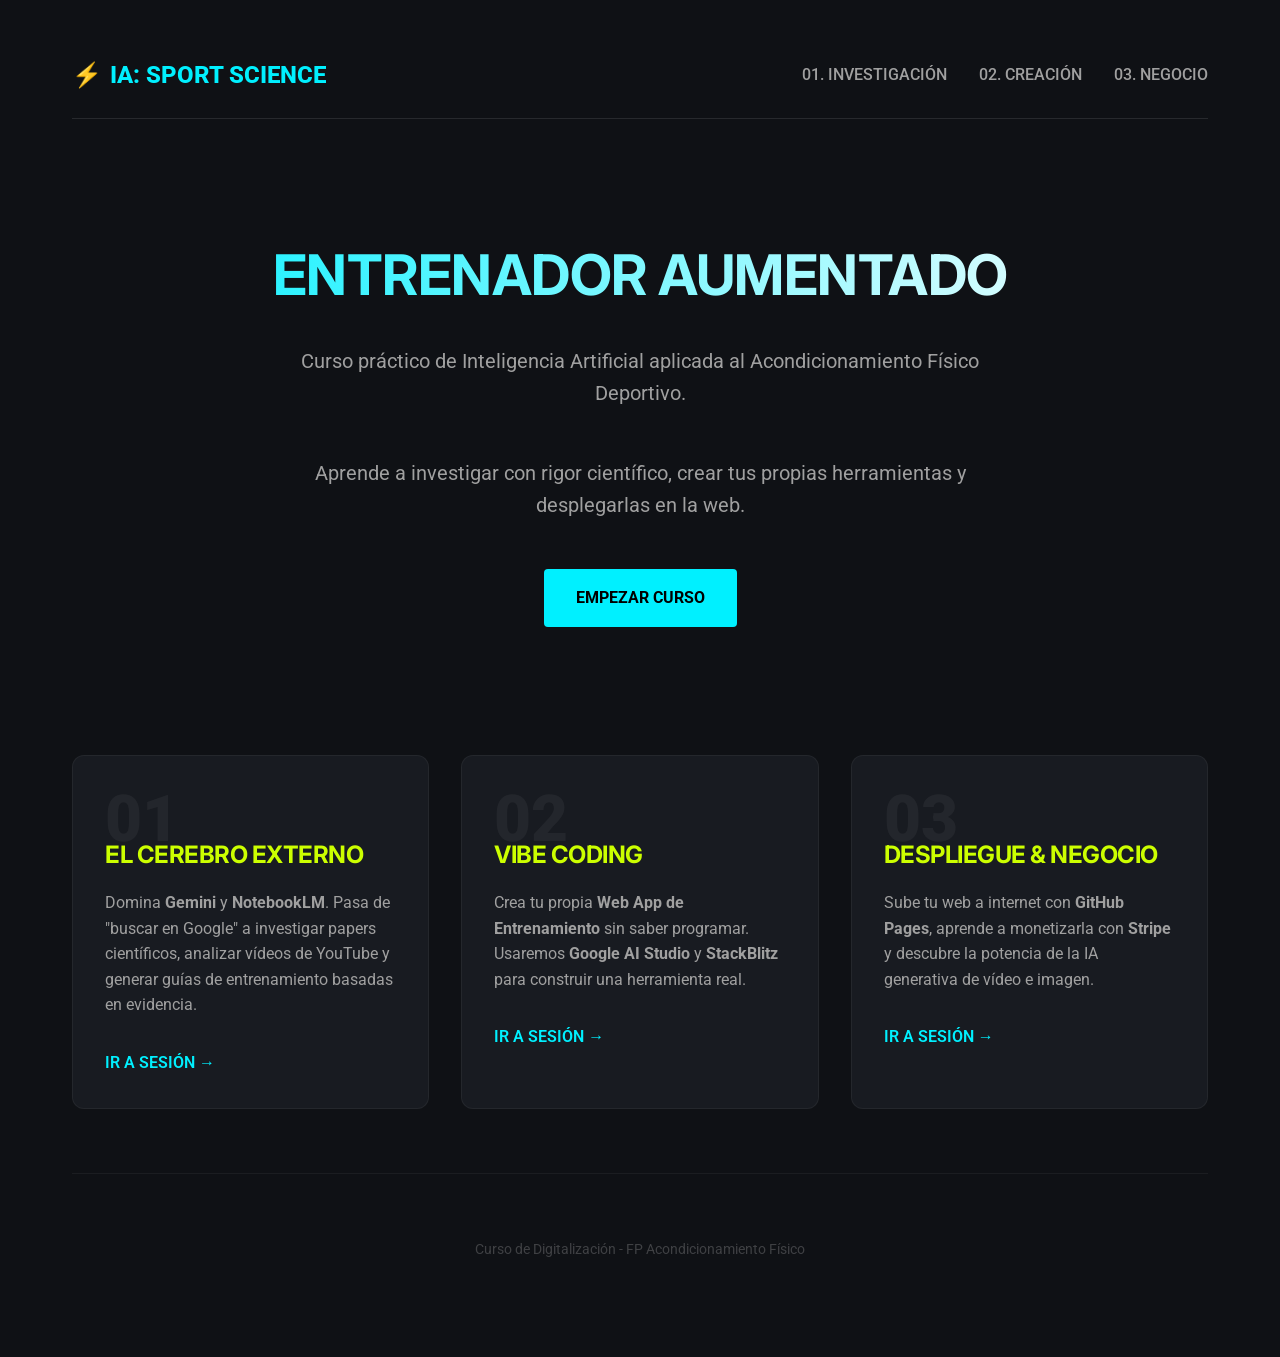
<file: index.html>
<!DOCTYPE html>
<html lang="es">
<head>
    <meta charset="UTF-8">
    <meta name="viewport" content="width=device-width, initial-scale=1.0">
    <title>IA para Acondicionamiento Físico | Curso FP</title>
    <link rel="stylesheet" href="styles.css">
    <link href="https://fonts.googleapis.com/css2?family=Inter:wght@400;700;900&family=Roboto:wght@300;400;500&family=Fira+Code&display=swap" rel="stylesheet">
</head>
<body>
    <div class="container">
        <nav class="navbar">
            <a href="index.html" class="logo">
                <span>⚡</span> IA: SPORT SCIENCE
            </a>
            <div class="nav-links">
                <a href="session1.html">01. INVESTIGACIÓN</a>
                <a href="session2.html">02. CREACIÓN</a>
                <a href="session3.html">03. NEGOCIO</a>
            </div>
        </nav>

        <header class="hero">
            <h1>ENTRENADOR AUMENTADO</h1>
            <p>Curso práctico de Inteligencia Artificial aplicada al Acondicionamiento Físico Deportivo.</p>
            <p>Aprende a investigar con rigor científico, crear tus propias herramientas y desplegarlas en la web.</p>
            <a href="session1.html" class="btn">EMPEZAR CURSO</a>
        </header>

        <div class="modules-grid">
            <div class="card">
                <div class="card-number">01</div>
                <h3>El Cerebro Externo</h3>
                <p>Domina <strong>Gemini</strong> y <strong>NotebookLM</strong>. Pasa de "buscar en Google" a investigar papers científicos, analizar vídeos de YouTube y generar guías de entrenamiento basadas en evidencia.</p>
                <a href="session1.html" class="card-link">IR A SESIÓN →</a>
            </div>

            <div class="card">
                <div class="card-number">02</div>
                <h3>Vibe Coding</h3>
                <p>Crea tu propia <strong>Web App de Entrenamiento</strong> sin saber programar. Usaremos <strong>Google AI Studio</strong> y <strong>StackBlitz</strong> para construir una herramienta real.</p>
                <a href="session2.html" class="card-link">IR A SESIÓN →</a>
            </div>

            <div class="card">
                <div class="card-number">03</div>
                <h3>Despliegue & Negocio</h3>
                <p>Sube tu web a internet con <strong>GitHub Pages</strong>, aprende a monetizarla con <strong>Stripe</strong> y descubre la potencia de la IA generativa de vídeo e imagen.</p>
                <a href="session3.html" class="card-link">IR A SESIÓN →</a>
            </div>
        </div>

        <footer>
            <p>Curso de Digitalización - FP Acondicionamiento Físico</p>
        </footer>
    </div>
</body>
</html>
</file>
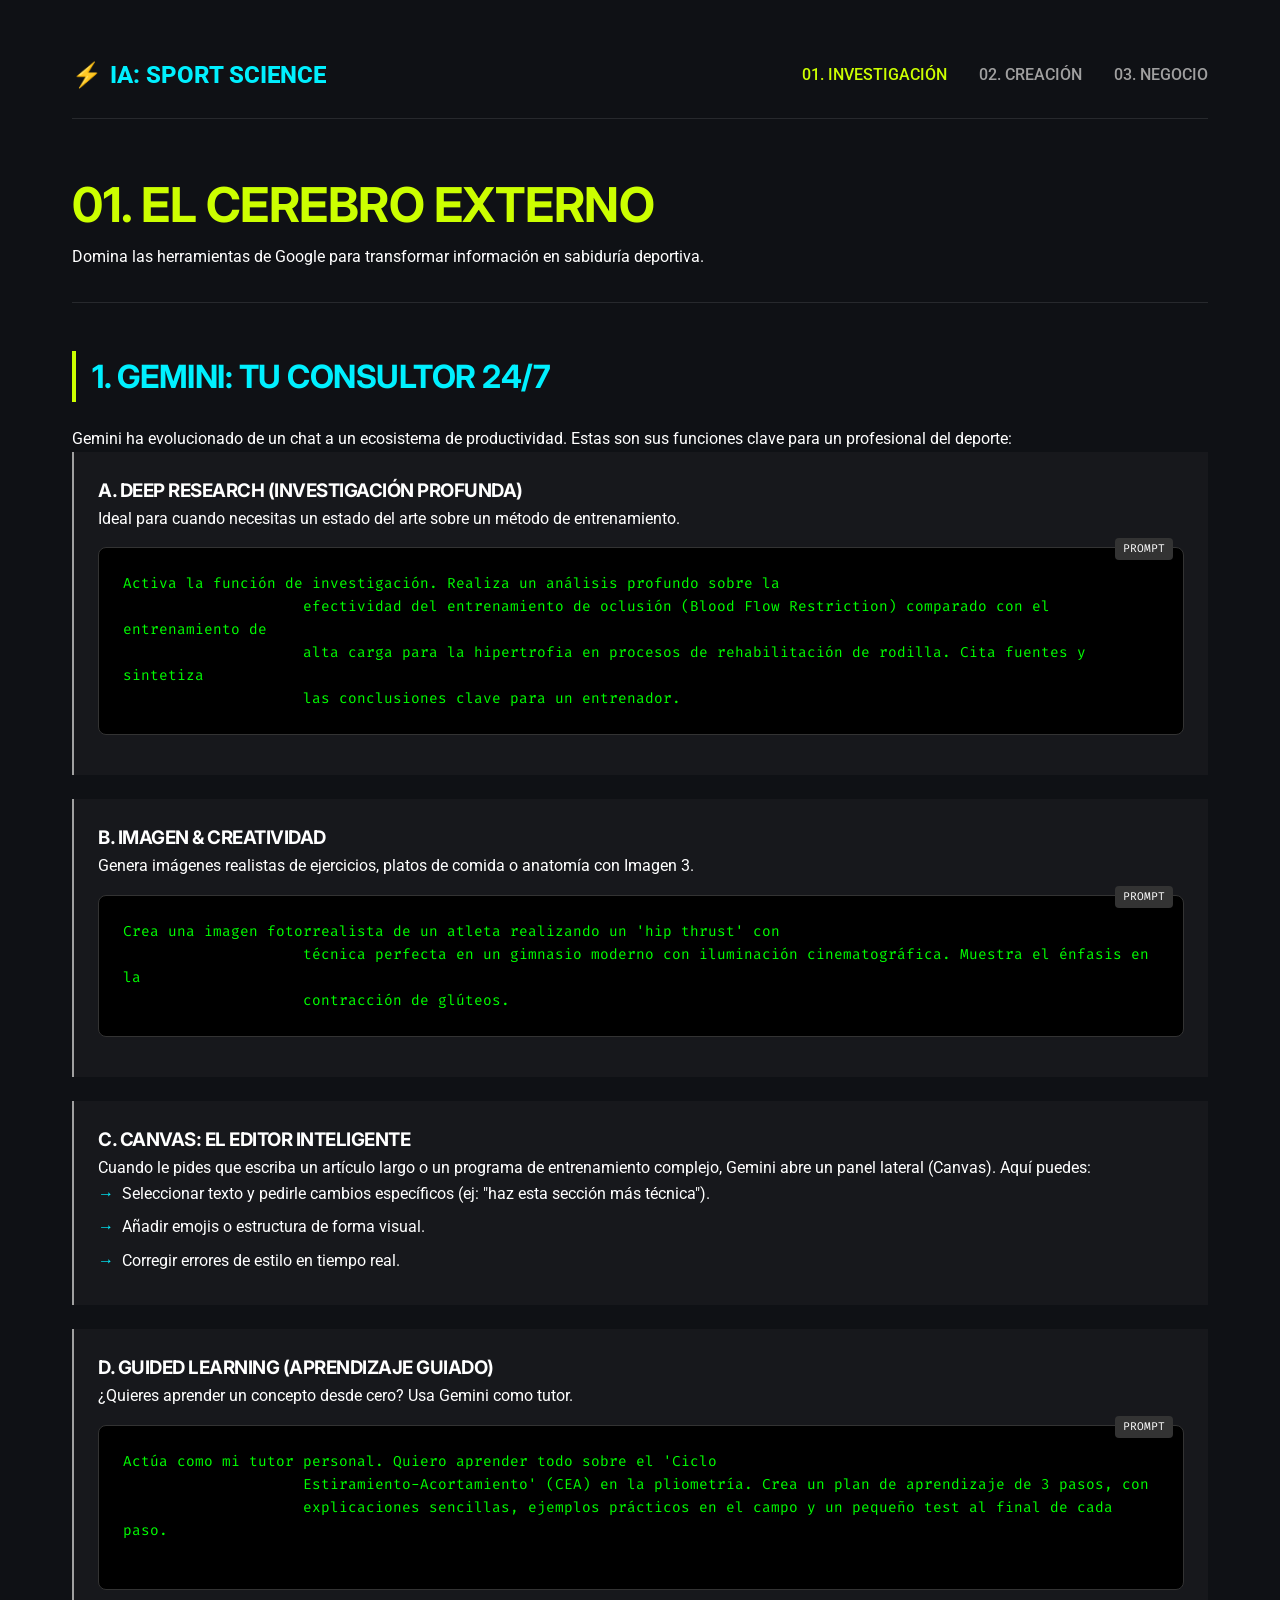
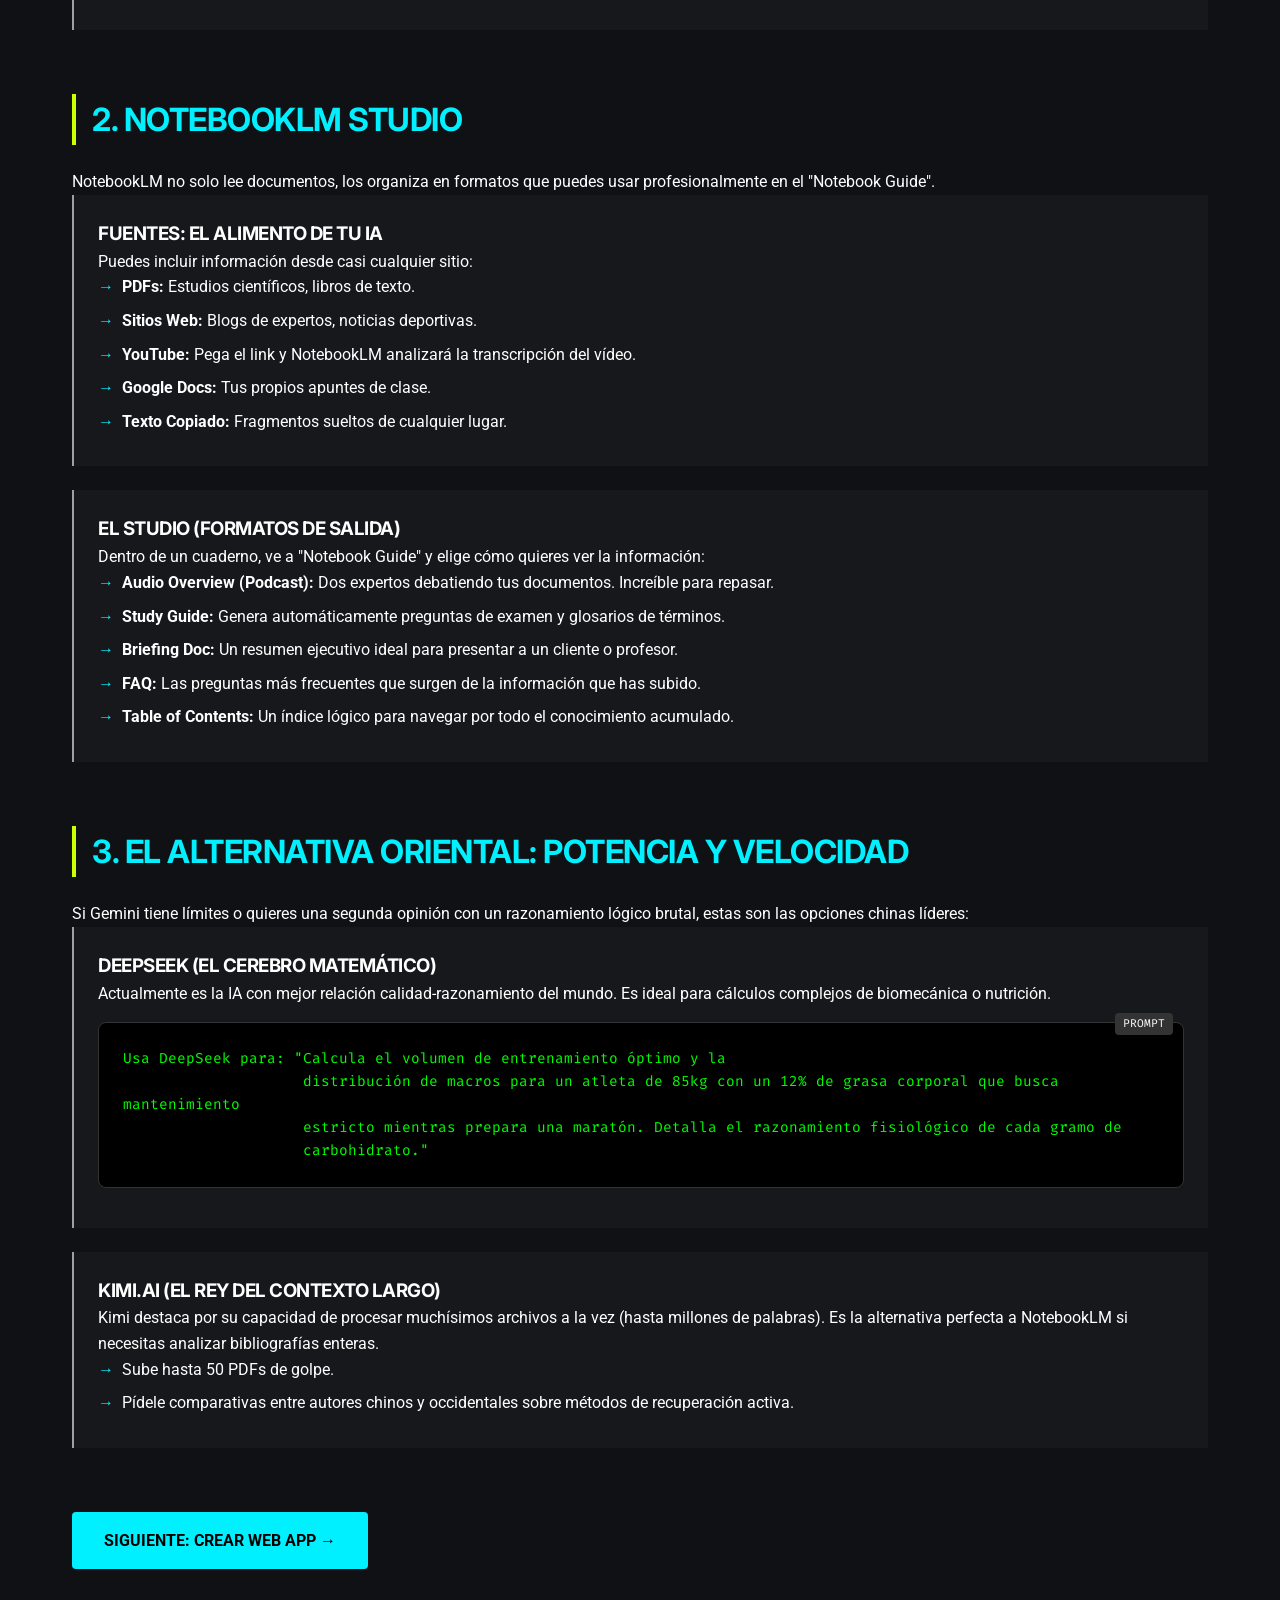
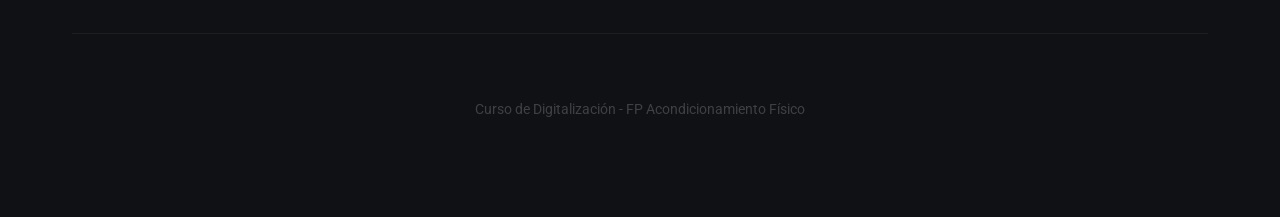
<file: session1.html>
<!DOCTYPE html>
<html lang="es">

<head>
    <meta charset="UTF-8">
    <meta name="viewport" content="width=device-width, initial-scale=1.0">
    <title>Sesión 01: Investigación | IA Sport</title>
    <link rel="stylesheet" href="styles.css">
    <link
        href="https://fonts.googleapis.com/css2?family=Inter:wght@400;700;900&family=Roboto:wght@300;400;500&family=Fira+Code&display=swap"
        rel="stylesheet">
</head>

<body>
    <div class="container">
        <nav class="navbar">
            <a href="index.html" class="logo">
                <span>⚡</span> IA: SPORT SCIENCE
            </a>
            <div class="nav-links">
                <a href="session1.html" class="active">01. INVESTIGACIÓN</a>
                <a href="session2.html">02. CREACIÓN</a>
                <a href="session3.html">03. NEGOCIO</a>
            </div>
        </nav>

        <header class="session-header">
            <h1>01. EL CEREBRO EXTERNO</h1>
            <p>Domina las herramientas de Google para transformar información en sabiduría deportiva.</p>
        </header>

        <div class="section">
            <h2>1. Gemini: Tu Consultor 24/7</h2>
            <p>Gemini ha evolucionado de un chat a un ecosistema de productividad. Estas son sus funciones clave para un
                profesional del deporte:</p>

            <div class="step-box">
                <h3>A. Deep Research (Investigación Profunda)</h3>
                <p>Ideal para cuando necesitas un estado del arte sobre un método de entrenamiento.</p>
                <div class="prompt-block">Activa la función de investigación. Realiza un análisis profundo sobre la
                    efectividad del entrenamiento de oclusión (Blood Flow Restriction) comparado con el entrenamiento de
                    alta carga para la hipertrofia en procesos de rehabilitación de rodilla. Cita fuentes y sintetiza
                    las conclusiones clave para un entrenador.</div>
            </div>

            <div class="step-box">
                <h3>B. Imagen & Creatividad</h3>
                <p>Genera imágenes realistas de ejercicios, platos de comida o anatomía con Imagen 3.</p>
                <div class="prompt-block">Crea una imagen fotorrealista de un atleta realizando un 'hip thrust' con
                    técnica perfecta en un gimnasio moderno con iluminación cinematográfica. Muestra el énfasis en la
                    contracción de glúteos.</div>
            </div>

            <div class="step-box">
                <h3>C. Canvas: El Editor Inteligente</h3>
                <p>Cuando le pides que escriba un artículo largo o un programa de entrenamiento complejo, Gemini abre un
                    panel lateral (Canvas). Aquí puedes:</p>
                <ul class="resource-list">
                    <li>Seleccionar texto y pedirle cambios específicos (ej: "haz esta sección más técnica").</li>
                    <li>Añadir emojis o estructura de forma visual.</li>
                    <li>Corregir errores de estilo en tiempo real.</li>
                </ul>
            </div>

            <div class="step-box">
                <h3>D. Guided Learning (Aprendizaje Guiado)</h3>
                <p>¿Quieres aprender un concepto desde cero? Usa Gemini como tutor.</p>
                <div class="prompt-block">Actúa como mi tutor personal. Quiero aprender todo sobre el 'Ciclo
                    Estiramiento-Acortamiento' (CEA) en la pliometría. Crea un plan de aprendizaje de 3 pasos, con
                    explicaciones sencillas, ejemplos prácticos en el campo y un pequeño test al final de cada paso.
                </div>
            </div>
        </div>

        <div class="section">
            <h2>2. NotebookLM Studio</h2>
            <p>NotebookLM no solo lee documentos, los organiza en formatos que puedes usar profesionalmente en el
                "Notebook Guide".</p>

            <div class="step-box">
                <h3>Fuentes: El alimento de tu IA</h3>
                <p>Puedes incluir información desde casi cualquier sitio:</p>
                <ul class="resource-list">
                    <li><strong>PDFs:</strong> Estudios científicos, libros de texto.</li>
                    <li><strong>Sitios Web:</strong> Blogs de expertos, noticias deportivas.</li>
                    <li><strong>YouTube:</strong> Pega el link y NotebookLM analizará la transcripción del vídeo.</li>
                    <li><strong>Google Docs:</strong> Tus propios apuntes de clase.</li>
                    <li><strong>Texto Copiado:</strong> Fragmentos sueltos de cualquier lugar.</li>
                </ul>
            </div>

            <div class="step-box">
                <h3>El Studio (Formatos de Salida)</h3>
                <p>Dentro de un cuaderno, ve a "Notebook Guide" y elige cómo quieres ver la información:</p>
                <ul class="resource-list">
                    <li><strong>Audio Overview (Podcast):</strong> Dos expertos debatiendo tus documentos. Increíble
                        para repasar.</li>
                    <li><strong>Study Guide:</strong> Genera automáticamente preguntas de examen y glosarios de
                        términos.</li>
                    <li><strong>Briefing Doc:</strong> Un resumen ejecutivo ideal para presentar a un cliente o
                        profesor.</li>
                    <li><strong>FAQ:</strong> Las preguntas más frecuentes que surgen de la información que has subido.
                    </li>
                    <li><strong>Table of Contents:</strong> Un índice lógico para navegar por todo el conocimiento
                        acumulado.</li>
                </ul>
            </div>
        </div>

        <div class="section">
            <h2>3. El Alternativa Oriental: Potencia y Velocidad</h2>
            <p>Si Gemini tiene límites o quieres una segunda opinión con un razonamiento lógico brutal, estas son las
                opciones chinas líderes:</p>

            <div class="step-box">
                <h3>DeepSeek (El Cerebro Matemático)</h3>
                <p>Actualmente es la IA con mejor relación calidad-razonamiento del mundo. Es ideal para cálculos
                    complejos de biomecánica o nutrición.</p>
                <div class="prompt-block">Usa DeepSeek para: "Calcula el volumen de entrenamiento óptimo y la
                    distribución de macros para un atleta de 85kg con un 12% de grasa corporal que busca mantenimiento
                    estricto mientras prepara una maratón. Detalla el razonamiento fisiológico de cada gramo de
                    carbohidrato."</div>
            </div>

            <div class="step-box">
                <h3>Kimi.ai (El Rey del Contexto Largo)</h3>
                <p>Kimi destaca por su capacidad de procesar muchísimos archivos a la vez (hasta millones de palabras).
                    Es la alternativa perfecta a NotebookLM si necesitas analizar bibliografías enteras.</p>
                <ul class="resource-list">
                    <li>Sube hasta 50 PDFs de golpe.</li>
                    <li>Pídele comparativas entre autores chinos y occidentales sobre métodos de recuperación activa.
                    </li>
                </ul>
            </div>
        </div>

        <div class="section">
            <a href="session2.html" class="btn">SIGUIENTE: CREAR WEB APP →</a>
        </div>

        <footer>
            <p>Curso de Digitalización - FP Acondicionamiento Físico</p>
        </footer>
    </div>
</body>


</html>
</file>
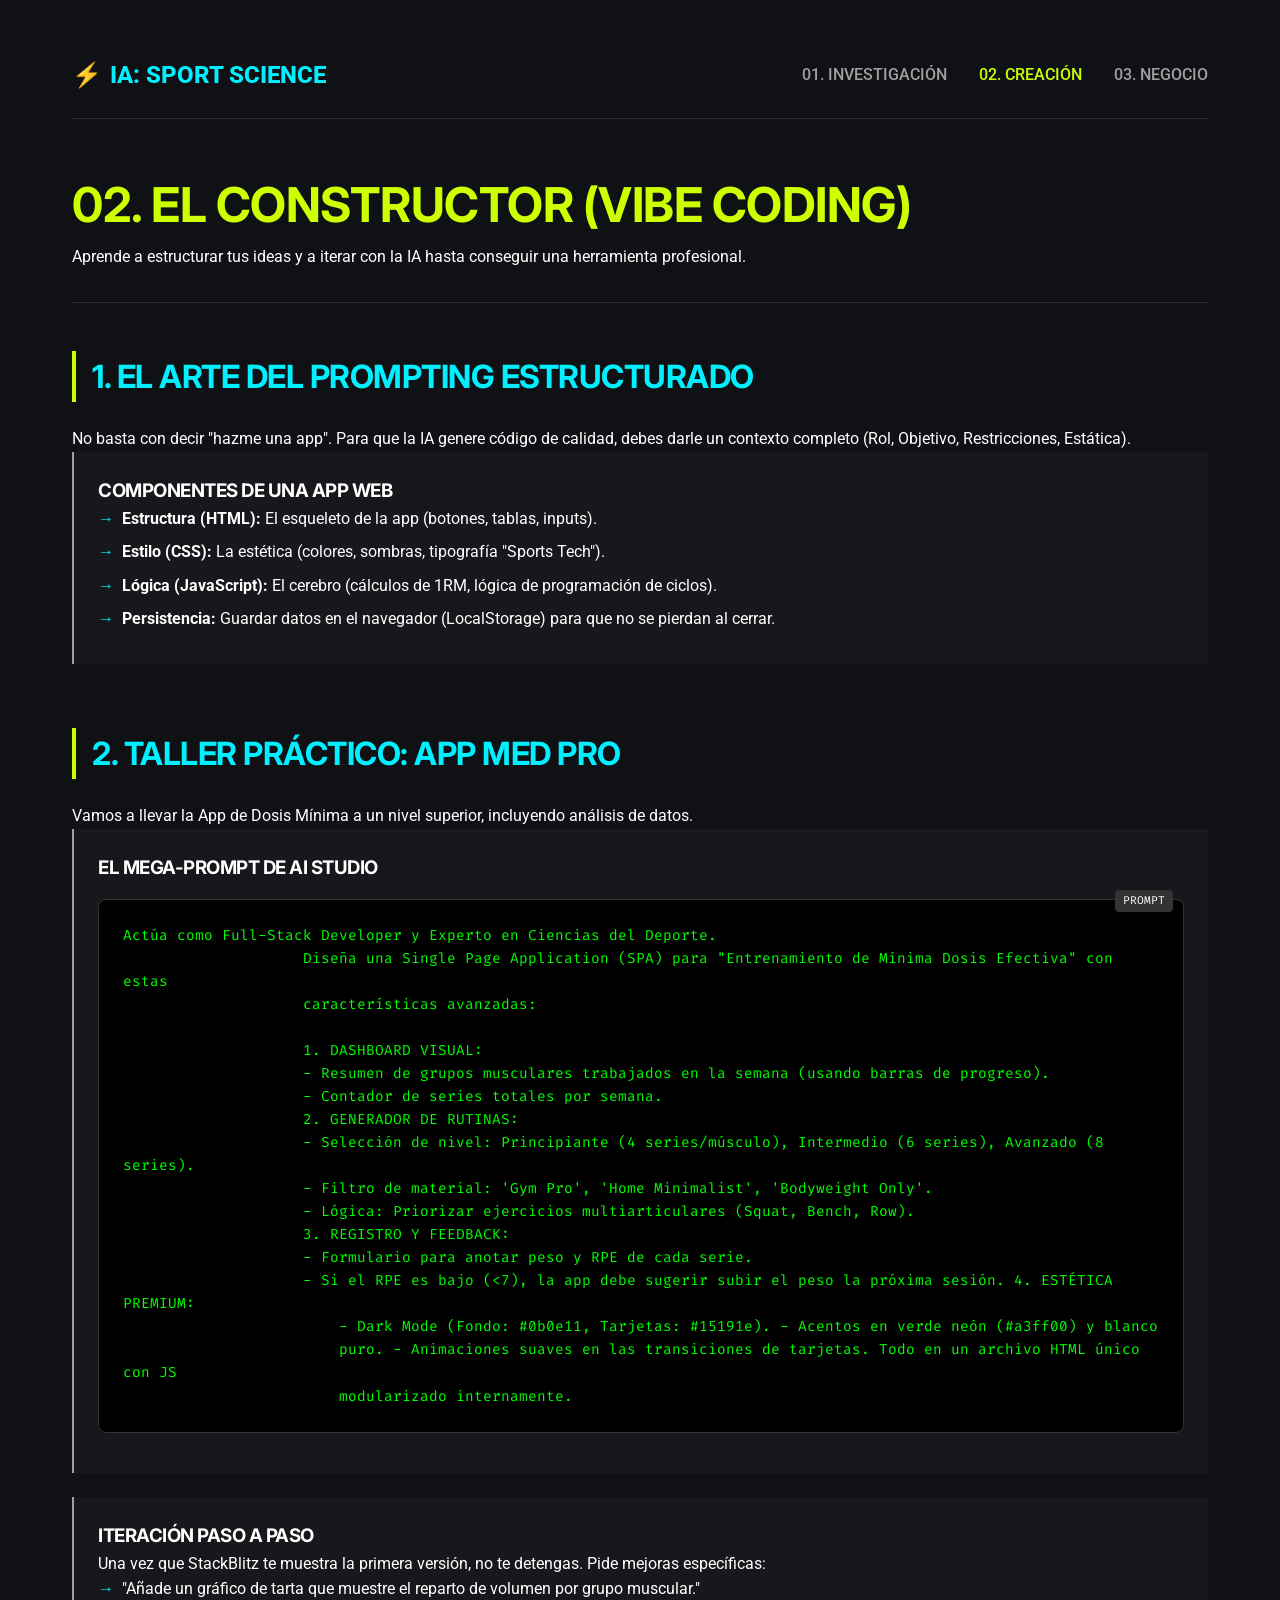
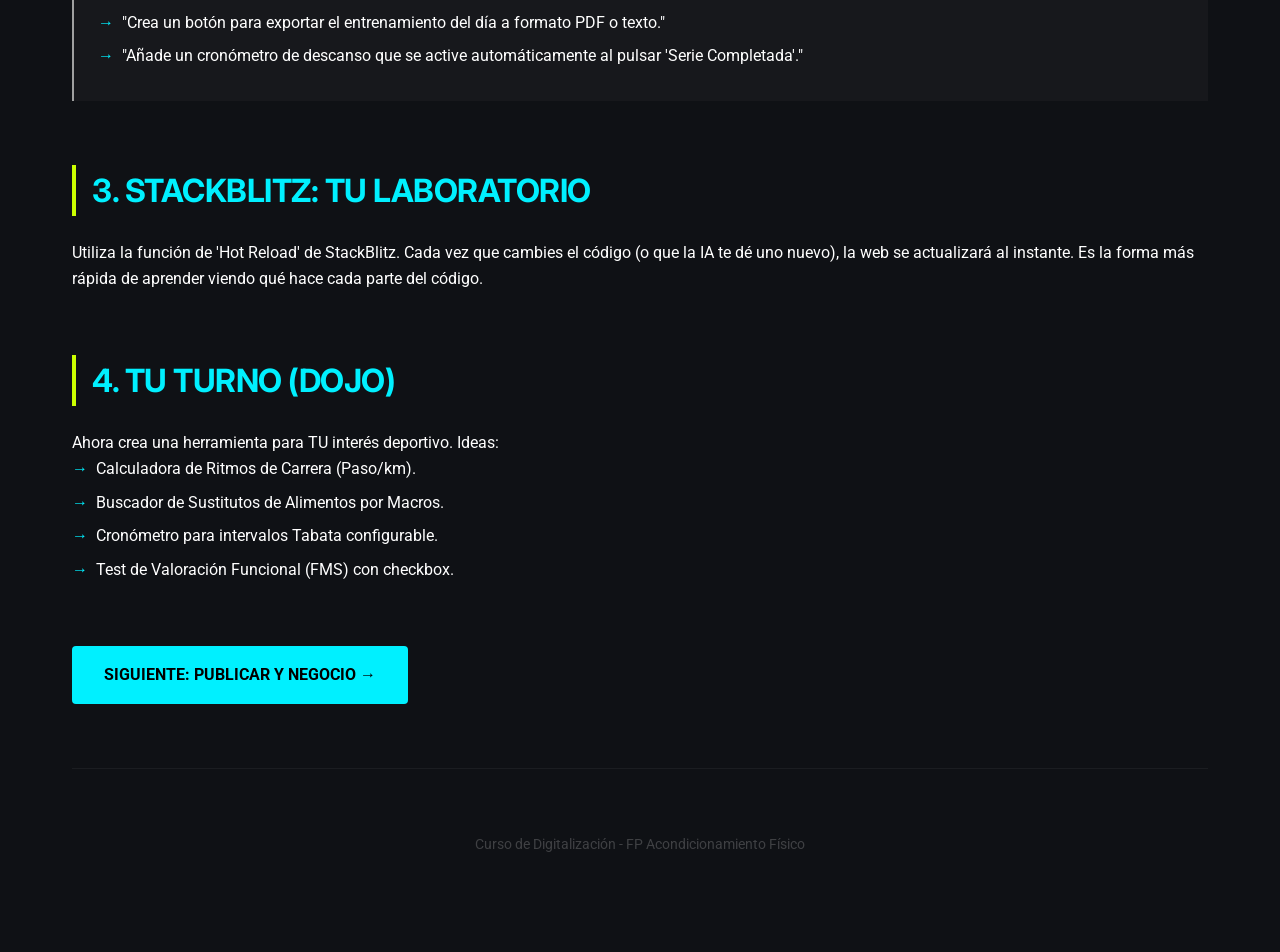
<file: session2.html>
<!DOCTYPE html>
<html lang="es">

<head>
    <meta charset="UTF-8">
    <meta name="viewport" content="width=device-width, initial-scale=1.0">
    <title>Sesión 02: Creación de Apps | IA Sport</title>
    <link rel="stylesheet" href="styles.css">
    <link
        href="https://fonts.googleapis.com/css2?family=Inter:wght@400;700;900&family=Roboto:wght@300;400;500&family=Fira+Code&display=swap"
        rel="stylesheet">
</head>

<body>
    <div class="container">
        <nav class="navbar">
            <a href="index.html" class="logo">
                <span>⚡</span> IA: SPORT SCIENCE
            </a>
            <div class="nav-links">
                <a href="session1.html">01. INVESTIGACIÓN</a>
                <a href="session2.html" class="active">02. CREACIÓN</a>
                <a href="session3.html">03. NEGOCIO</a>
            </div>
        </nav>

        <header class="session-header">
            <h1>02. EL CONSTRUCTOR (Vibe Coding)</h1>
            <p>Aprende a estructurar tus ideas y a iterar con la IA hasta conseguir una herramienta profesional.</p>
        </header>

        <div class="section">
            <h2>1. El Arte del Prompting Estructurado</h2>
            <p>No basta con decir "hazme una app". Para que la IA genere código de calidad, debes darle un contexto
                completo (Rol, Objetivo, Restricciones, Estática).</p>

            <div class="step-box">
                <h3>Componentes de una App Web</h3>
                <ul class="resource-list">
                    <li><strong>Estructura (HTML):</strong> El esqueleto de la app (botones, tablas, inputs).</li>
                    <li><strong>Estilo (CSS):</strong> La estética (colores, sombras, tipografía "Sports Tech").</li>
                    <li><strong>Lógica (JavaScript):</strong> El cerebro (cálculos de 1RM, lógica de programación de
                        ciclos).</li>
                    <li><strong>Persistencia:</strong> Guardar datos en el navegador (LocalStorage) para que no se
                        pierdan al cerrar.</li>
                </ul>
            </div>
        </div>

        <div class="section">
            <h2>2. Taller Práctico: App MED Pro</h2>
            <p>Vamos a llevar la App de Dosis Mínima a un nivel superior, incluyendo análisis de datos.</p>

            <div class="step-box">
                <h3>El Mega-Prompt de AI Studio</h3>
                <div class="prompt-block">Actúa como Full-Stack Developer y Experto en Ciencias del Deporte.
                    Diseña una Single Page Application (SPA) para "Entrenamiento de Mínima Dosis Efectiva" con estas
                    características avanzadas:

                    1. DASHBOARD VISUAL:
                    - Resumen de grupos musculares trabajados en la semana (usando barras de progreso).
                    - Contador de series totales por semana.
                    2. GENERADOR DE RUTINAS:
                    - Selección de nivel: Principiante (4 series/músculo), Intermedio (6 series), Avanzado (8 series).
                    - Filtro de material: 'Gym Pro', 'Home Minimalist', 'Bodyweight Only'.
                    - Lógica: Priorizar ejercicios multiarticulares (Squat, Bench, Row).
                    3. REGISTRO Y FEEDBACK:
                    - Formulario para anotar peso y RPE de cada serie.
                    - Si el RPE es bajo (<7), la app debe sugerir subir el peso la próxima sesión. 4. ESTÉTICA PREMIUM:
                        - Dark Mode (Fondo: #0b0e11, Tarjetas: #15191e). - Acentos en verde neón (#a3ff00) y blanco
                        puro. - Animaciones suaves en las transiciones de tarjetas. Todo en un archivo HTML único con JS
                        modularizado internamente.</div>
                </div>

                <div class="step-box">
                    <h3>Iteración Paso a Paso</h3>
                    <p>Una vez que StackBlitz te muestra la primera versión, no te detengas. Pide mejoras específicas:
                    </p>
                    <ul class="resource-list">
                        <li>"Añade un gráfico de tarta que muestre el reparto de volumen por grupo muscular."</li>
                        <li>"Crea un botón para exportar el entrenamiento del día a formato PDF o texto."</li>
                        <li>"Añade un cronómetro de descanso que se active automáticamente al pulsar 'Serie
                            Completada'."</li>
                    </ul>
                </div>
            </div>

            <div class="section">
                <h2>3. StackBlitz: Tu Laboratorio</h2>
                <p>Utiliza la función de 'Hot Reload' de StackBlitz. Cada vez que cambies el código (o que la IA te dé
                    uno nuevo), la web se actualizará al instante. Es la forma más rápida de aprender viendo qué hace
                    cada parte del código.</p>
            </div>

            <div class="section">
                <h2>4. Tu Turno (Dojo)</h2>
                <p>Ahora crea una herramienta para TU interés deportivo. Ideas:</p>
                <ul class="resource-list">
                    <li>Calculadora de Ritmos de Carrera (Paso/km).</li>
                    <li>Buscador de Sustitutos de Alimentos por Macros.</li>
                    <li>Cronómetro para intervalos Tabata configurable.</li>
                    <li>Test de Valoración Funcional (FMS) con checkbox.</li>
                </ul>
            </div>

            <div class="section">
                <a href="session3.html" class="btn">SIGUIENTE: PUBLICAR Y NEGOCIO →</a>
            </div>

            <footer>
                <p>Curso de Digitalización - FP Acondicionamiento Físico</p>
            </footer>
        </div>
</body>


</html>
</file>
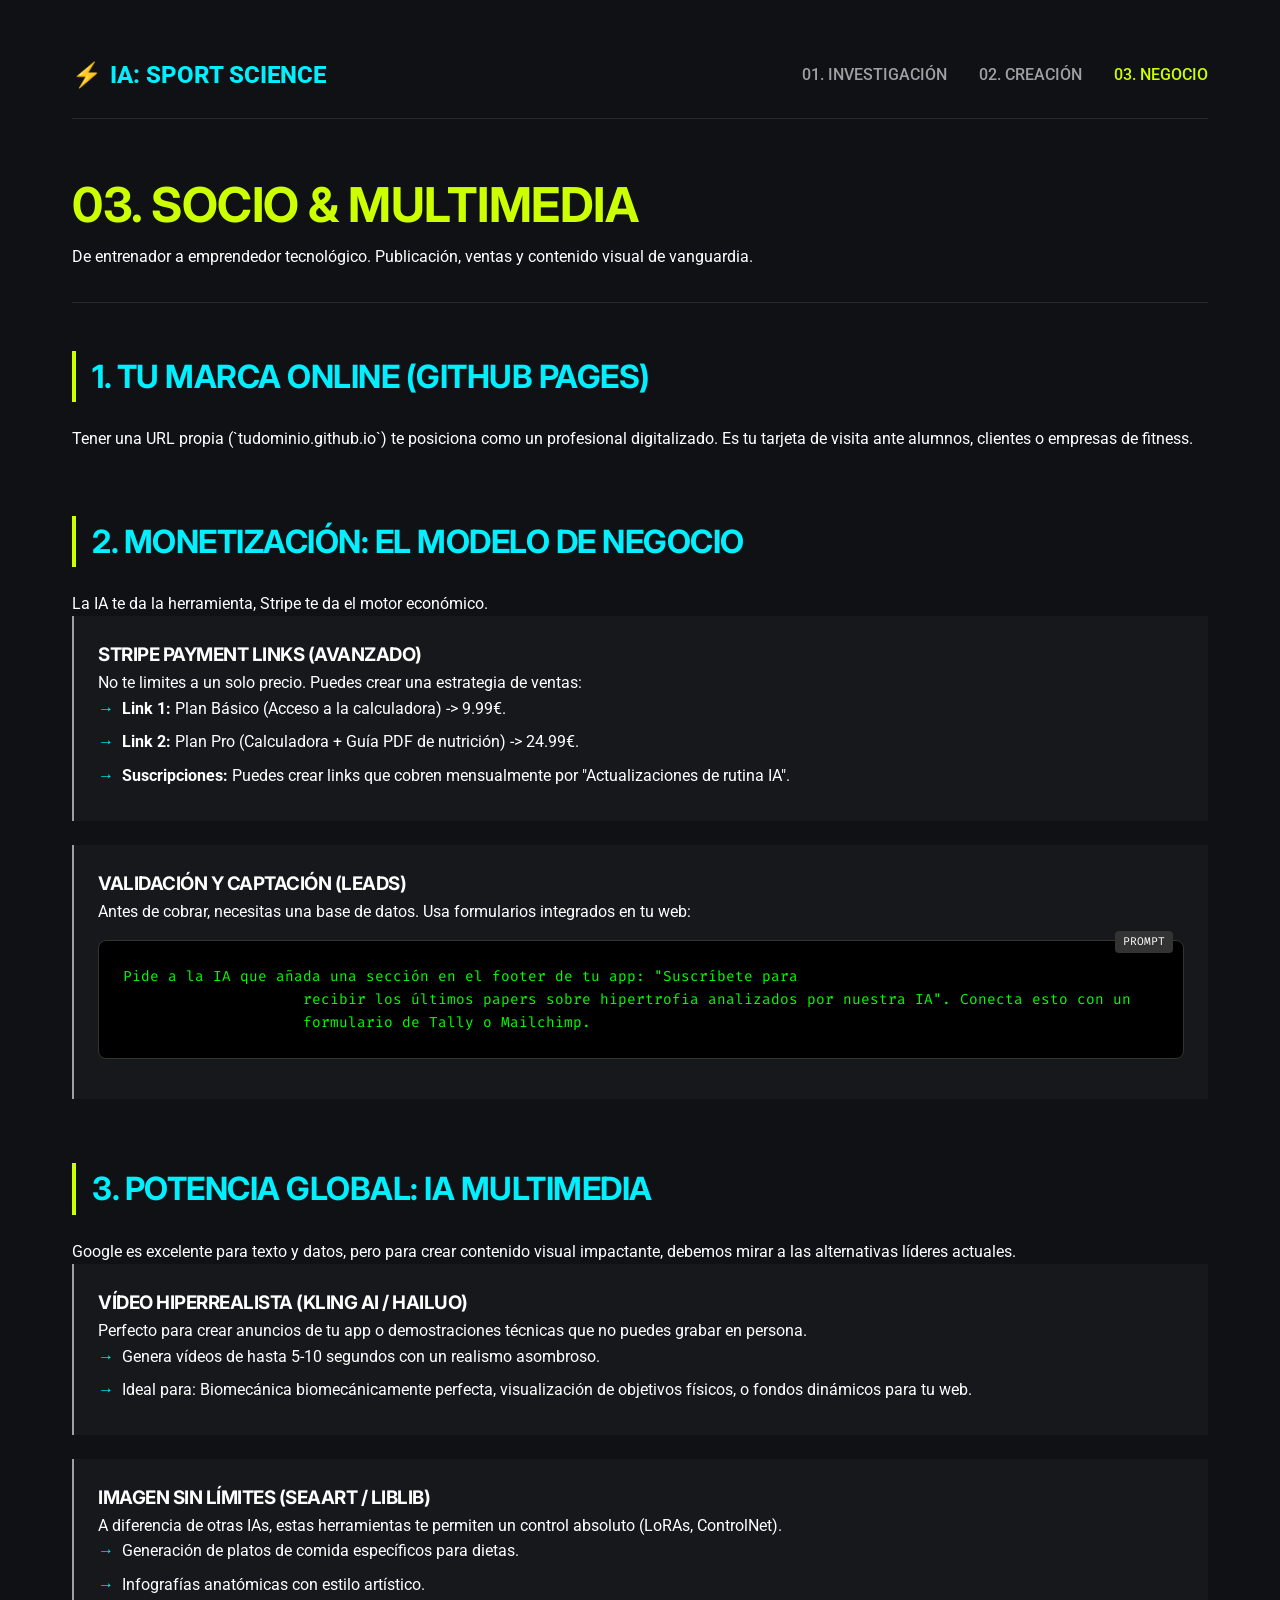
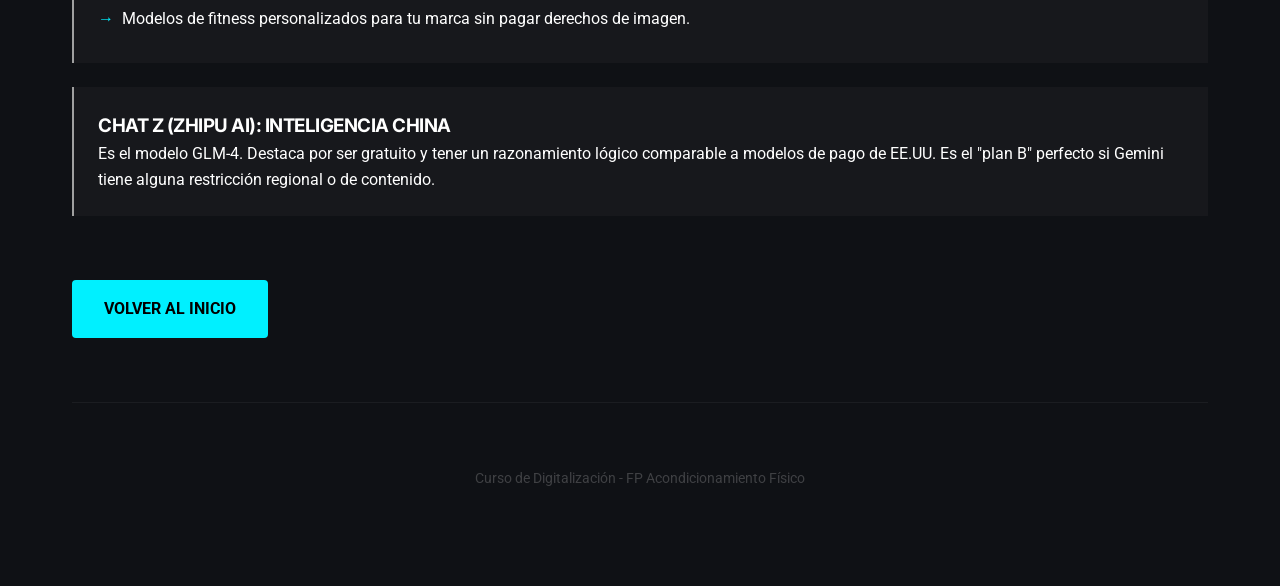
<file: session3.html>
<!DOCTYPE html>
<html lang="es">

<head>
    <meta charset="UTF-8">
    <meta name="viewport" content="width=device-width, initial-scale=1.0">
    <title>Sesión 03: Negocio y Futuro | IA Sport</title>
    <link rel="stylesheet" href="styles.css">
    <link
        href="https://fonts.googleapis.com/css2?family=Inter:wght@400;700;900&family=Roboto:wght@300;400;500&family=Fira+Code&display=swap"
        rel="stylesheet">
</head>

<body>
    <div class="container">
        <nav class="navbar">
            <a href="index.html" class="logo">
                <span>⚡</span> IA: SPORT SCIENCE
            </a>
            <div class="nav-links">
                <a href="session1.html">01. INVESTIGACIÓN</a>
                <a href="session2.html">02. CREACIÓN</a>
                <a href="session3.html" class="active">03. NEGOCIO</a>
            </div>
        </nav>

        <header class="session-header">
            <h1>03. SOCIO & MULTIMEDIA</h1>
            <p>De entrenador a emprendedor tecnológico. Publicación, ventas y contenido visual de vanguardia.</p>
        </header>

        <div class="section">
            <h2>1. Tu Marca Online (GitHub Pages)</h2>
            <p>Tener una URL propia (`tudominio.github.io`) te posiciona como un profesional digitalizado. Es tu tarjeta
                de visita ante alumnos, clientes o empresas de fitness.</p>
        </div>

        <div class="section">
            <h2>2. Monetización: El Modelo de Negocio</h2>
            <p>La IA te da la herramienta, Stripe te da el motor económico.</p>

            <div class="step-box">
                <h3>Stripe Payment Links (Avanzado)</h3>
                <p>No te limites a un solo precio. Puedes crear una estrategia de ventas:</p>
                <ul class="resource-list">
                    <li><strong>Link 1:</strong> Plan Básico (Acceso a la calculadora) -> 9.99€.</li>
                    <li><strong>Link 2:</strong> Plan Pro (Calculadora + Guía PDF de nutrición) -> 24.99€.</li>
                    <li><strong>Suscripciones:</strong> Puedes crear links que cobren mensualmente por "Actualizaciones
                        de rutina IA".</li>
                </ul>
            </div>

            <div class="step-box">
                <h3>Validación y Captación (Leads)</h3>
                <p>Antes de cobrar, necesitas una base de datos. Usa formularios integrados en tu web:</p>
                <div class="prompt-block">Pide a la IA que añada una sección en el footer de tu app: "Suscríbete para
                    recibir los últimos papers sobre hipertrofia analizados por nuestra IA". Conecta esto con un
                    formulario de Tally o Mailchimp.</div>
            </div>
        </div>

        <div class="section">
            <h2>3. Potencia Global: IA Multimedia</h2>
            <p>Google es excelente para texto y datos, pero para crear contenido visual impactante, debemos mirar a las
                alternativas líderes actuales.</p>

            <div class="step-box">
                <h3>Vídeo Hiperrealista (Kling AI / Hailuo)</h3>
                <p>Perfecto para crear anuncios de tu app o demostraciones técnicas que no puedes grabar en persona.</p>
                <ul class="resource-list">
                    <li>Genera vídeos de hasta 5-10 segundos con un realismo asombroso.</li>
                    <li>Ideal para: Biomecánica biomecánicamente perfecta, visualización de objetivos físicos, o fondos
                        dinámicos para tu web.</li>
                </ul>
            </div>

            <div class="step-box">
                <h3>Imagen Sin Límites (SeaArt / Liblib)</h3>
                <p>A diferencia de otras IAs, estas herramientas te permiten un control absoluto (LoRAs, ControlNet).
                </p>
                <ul class="resource-list">
                    <li>Generación de platos de comida específicos para dietas.</li>
                    <li>Infografías anatómicas con estilo artístico.</li>
                    <li>Modelos de fitness personalizados para tu marca sin pagar derechos de imagen.</li>
                </ul>
            </div>

            <div class="step-box">
                <h3>Chat Z (Zhipu AI): Inteligencia China</h3>
                <p>Es el modelo GLM-4. Destaca por ser gratuito y tener un razonamiento lógico comparable a modelos de
                    pago de EE.UU. Es el "plan B" perfecto si Gemini tiene alguna restricción regional o de contenido.
                </p>
            </div>
        </div>

        <div class="section">
            <a href="index.html" class="btn">VOLVER AL INICIO</a>
        </div>

        <footer>
            <p>Curso de Digitalización - FP Acondicionamiento Físico</p>
        </footer>
    </div>
</body>

</html>
</file>
<file: styles.css>
:root {
    --bg-dark: #0f1115;
    --bg-card: #181b21;
    --primary: #00f0ff; /* Electric Cyan */
    --secondary: #ccff00; /* Neon Lime */
    --text-main: #ffffff;
    --text-muted: #a0a0a0;
    --font-heading: 'Inter', sans-serif;
    --font-body: 'Roboto', sans-serif;
}

* {
    box-sizing: border-box;
    margin: 0;
    padding: 0;
}

body {
    background-color: var(--bg-dark);
    color: var(--text-main);
    font-family: var(--font-body);
    line-height: 1.6;
}

h1, h2, h3, h4 {
    font-family: var(--font-heading);
    font-weight: 700;
    text-transform: uppercase;
    letter-spacing: -0.5px;
}

.container {
    max-width: 1200px;
    margin: 0 auto;
    padding: 2rem;
}

/* Navbar */
.navbar {
    display: flex;
    justify-content: space-between;
    align-items: center;
    padding: 1.5rem 0;
    border-bottom: 1px solid rgba(255, 255, 255, 0.1);
    margin-bottom: 3rem;
}

.logo {
    font-size: 1.5rem;
    font-weight: 800;
    color: var(--primary);
    text-decoration: none;
    display: flex;
    align-items: center;
    gap: 0.5rem;
}

.logo span {
    color: var(--text-main);
}

.nav-links {
    display: flex;
    gap: 2rem;
}

.nav-links a {
    color: var(--text-muted);
    text-decoration: none;
    font-weight: 500;
    transition: color 0.3s ease;
}

.nav-links a:hover, .nav-links a.active {
    color: var(--secondary);
}

/* Hero Section */
.hero {
    text-align: center;
    padding: 4rem 0;
}

.hero h1 {
    font-size: 3.5rem;
    margin-bottom: 1.5rem;
    background: linear-gradient(to right, var(--primary), #ffffff);
    -webkit-background-clip: text;
    -webkit-text-fill-color: transparent;
}

.hero p {
    font-size: 1.25rem;
    color: var(--text-muted);
    max-width: 700px;
    margin: 0 auto 3rem auto;
}

.btn {
    display: inline-block;
    padding: 1rem 2rem;
    background: var(--primary);
    color: #000;
    font-weight: 700;
    text-decoration: none;
    border-radius: 4px;
    transition: transform 0.2s, box-shadow 0.2s;
    text-transform: uppercase;
}

.btn:hover {
    transform: translateY(-2px);
    box-shadow: 0 0 20px rgba(0, 240, 255, 0.4);
}

.btn-secondary {
    background: transparent;
    border: 2px solid var(--secondary);
    color: var(--secondary);
    margin-left: 1rem;
}

.btn-secondary:hover {
    background: rgba(204, 255, 0, 0.1);
    box-shadow: 0 0 20px rgba(204, 255, 0, 0.2);
}

/* Modules Grid */
.modules-grid {
    display: grid;
    grid-template-columns: repeat(auto-fit, minmax(300px, 1fr));
    gap: 2rem;
    margin-top: 4rem;
}

.card {
    background: var(--bg-card);
    padding: 2rem;
    border-radius: 12px;
    border: 1px solid rgba(255, 255, 255, 0.05);
    transition: transform 0.3s, border-color 0.3s;
}

.card:hover {
    transform: translateY(-5px);
    border-color: var(--primary);
}

.card-number {
    font-size: 4rem;
    font-weight: 900;
    color: rgba(255, 255, 255, 0.05);
    line-height: 1;
    margin-bottom: -1rem;
}

.card h3 {
    font-size: 1.5rem;
    margin-bottom: 1rem;
    color: var(--secondary);
}

.card p {
    color: var(--text-muted);
    margin-bottom: 2rem;
}

.card-link {
    color: var(--primary);
    text-decoration: none;
    font-weight: 600;
    display: flex;
    align-items: center;
    gap: 0.5rem;
}

.card-link:hover {
    text-decoration: underline;
}

/* Content Pages */
.session-header {
    border-bottom: 1px solid rgba(255, 255, 255, 0.1);
    padding-bottom: 2rem;
    margin-bottom: 3rem;
}

.session-header h1 {
    font-size: 3rem;
    color: var(--secondary);
}

.section {
    margin-bottom: 4rem;
}

.section h2 {
    font-size: 2rem;
    margin-bottom: 1.5rem;
    color: var(--primary);
    border-left: 4px solid var(--secondary);
    padding-left: 1rem;
}

.step-box {
    background: rgba(255, 255, 255, 0.03);
    border-left: 2px solid var(--text-muted);
    padding: 1.5rem;
    margin-bottom: 1.5rem;
}

.prompt-block {
    background: #000;
    padding: 1.5rem;
    border-radius: 8px;
    font-family: 'Fira Code', monospace;
    font-size: 0.9rem;
    color: #0f0;
    border: 1px solid #333;
    margin: 1rem 0;
    position: relative;
    white-space: pre-wrap;
}

.prompt-block::before {
    content: "PROMPT";
    position: absolute;
    top: -10px;
    right: 10px;
    background: #333;
    color: #fff;
    padding: 2px 8px;
    font-size: 0.7rem;
    border-radius: 4px;
}

.resource-list li {
    margin-bottom: 0.5rem;
    list-style: none;
}
.resource-list li::before {
    content: "→";
    color: var(--primary);
    margin-right: 0.5rem;
}

/* Footer */
footer {
    text-align: center;
    padding: 4rem 0;
    color: rgba(255, 255, 255, 0.2);
    font-size: 0.9rem;
    margin-top: 4rem;
    border-top: 1px solid rgba(255, 255, 255, 0.05);
}

@media (max-width: 768px) {
    .container { padding: 1rem; }
    .hero h1 { font-size: 2.5rem; }
    .nav-links { display: none; }
}
</file>
